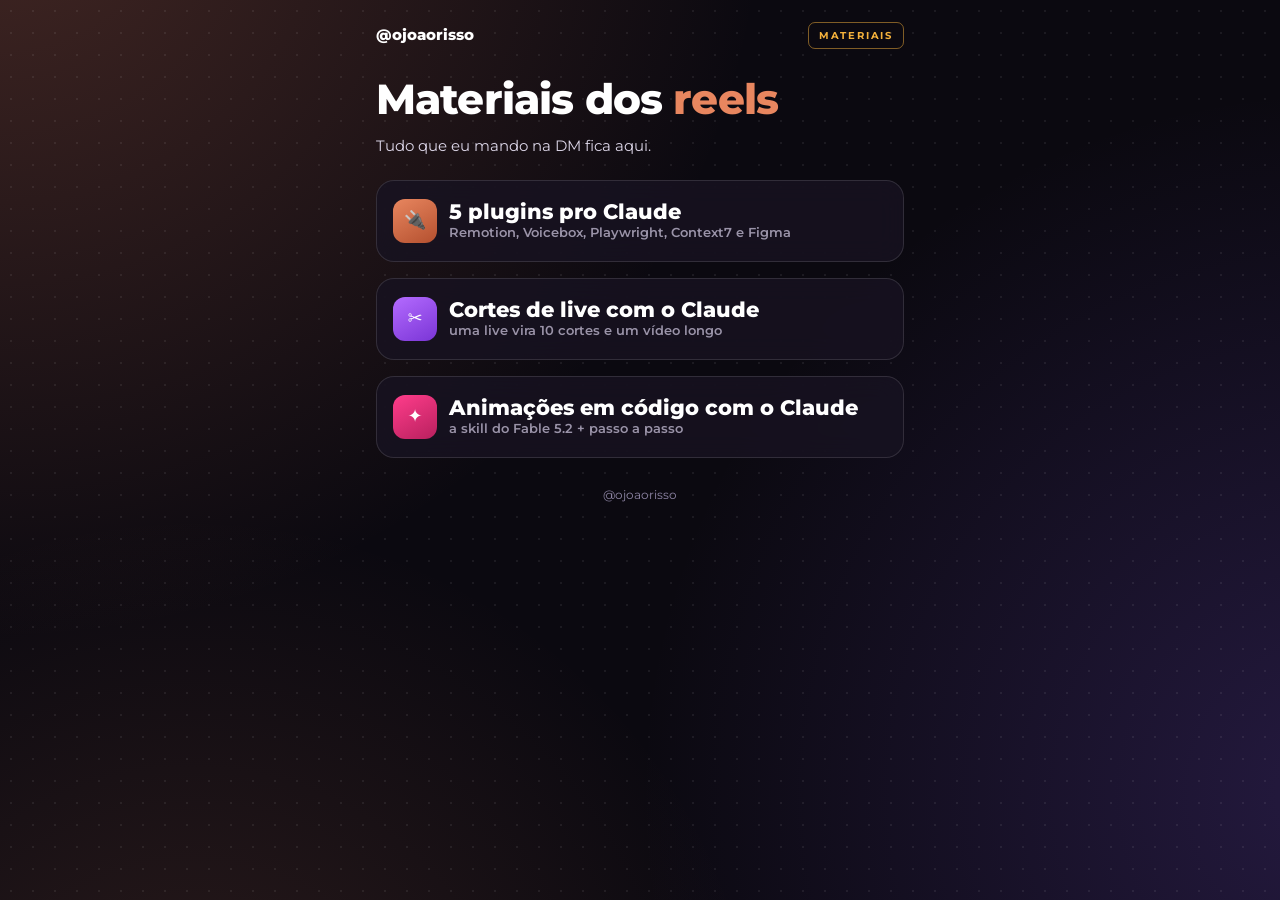
<file: index.html>
<!doctype html>
<html lang="pt-BR"><head><meta charset="utf-8"><meta name="viewport" content="width=device-width,initial-scale=1">
<title>Materiais · @ojoaorisso</title><meta name="theme-color" content="#0b0910"><link rel="stylesheet" href="assets/style.css"></head>
<body><div class="aurora"><i class="b1"></i><i class="b2"></i><i class="b3"></i></div>
<main class="wrap"><header class="top"><a class="handle" href="https://instagram.com/ojoaorisso">@ojoaorisso</a><span class="chip">Materiais</span></header>
<h1>Materiais dos <em>reels</em></h1><p class="intro">Tudo que eu mando na DM fica aqui.</p>
<a class="item" href="plugins/" style="display:block;text-decoration:none;color:#fff"><div class="hd"><div class="ic" style="background:linear-gradient(150deg,#E8865F,#b4502f)">🔌</div><h2>5 plugins pro Claude<small>Remotion, Voicebox, Playwright, Context7 e Figma</small></h2></div></a>
<a class="item" href="cortes/" style="display:block;text-decoration:none;color:#fff"><div class="hd"><div class="ic" style="background:linear-gradient(150deg,#b46bff,#7a35d6)">✂</div><h2>Cortes de live com o Claude<small>uma live vira 10 cortes e um vídeo longo</small></h2></div></a>
<a class="item" href="fable/" style="display:block;text-decoration:none;color:#fff"><div class="hd"><div class="ic" style="background:linear-gradient(150deg,#ff3d8b,#b8205e)">✦</div><h2>Animações em código com o Claude<small>a skill do Fable 5.2 + passo a passo</small></h2></div></a>
<footer class="ft">@ojoaorisso</footer></main></body></html>
</file>
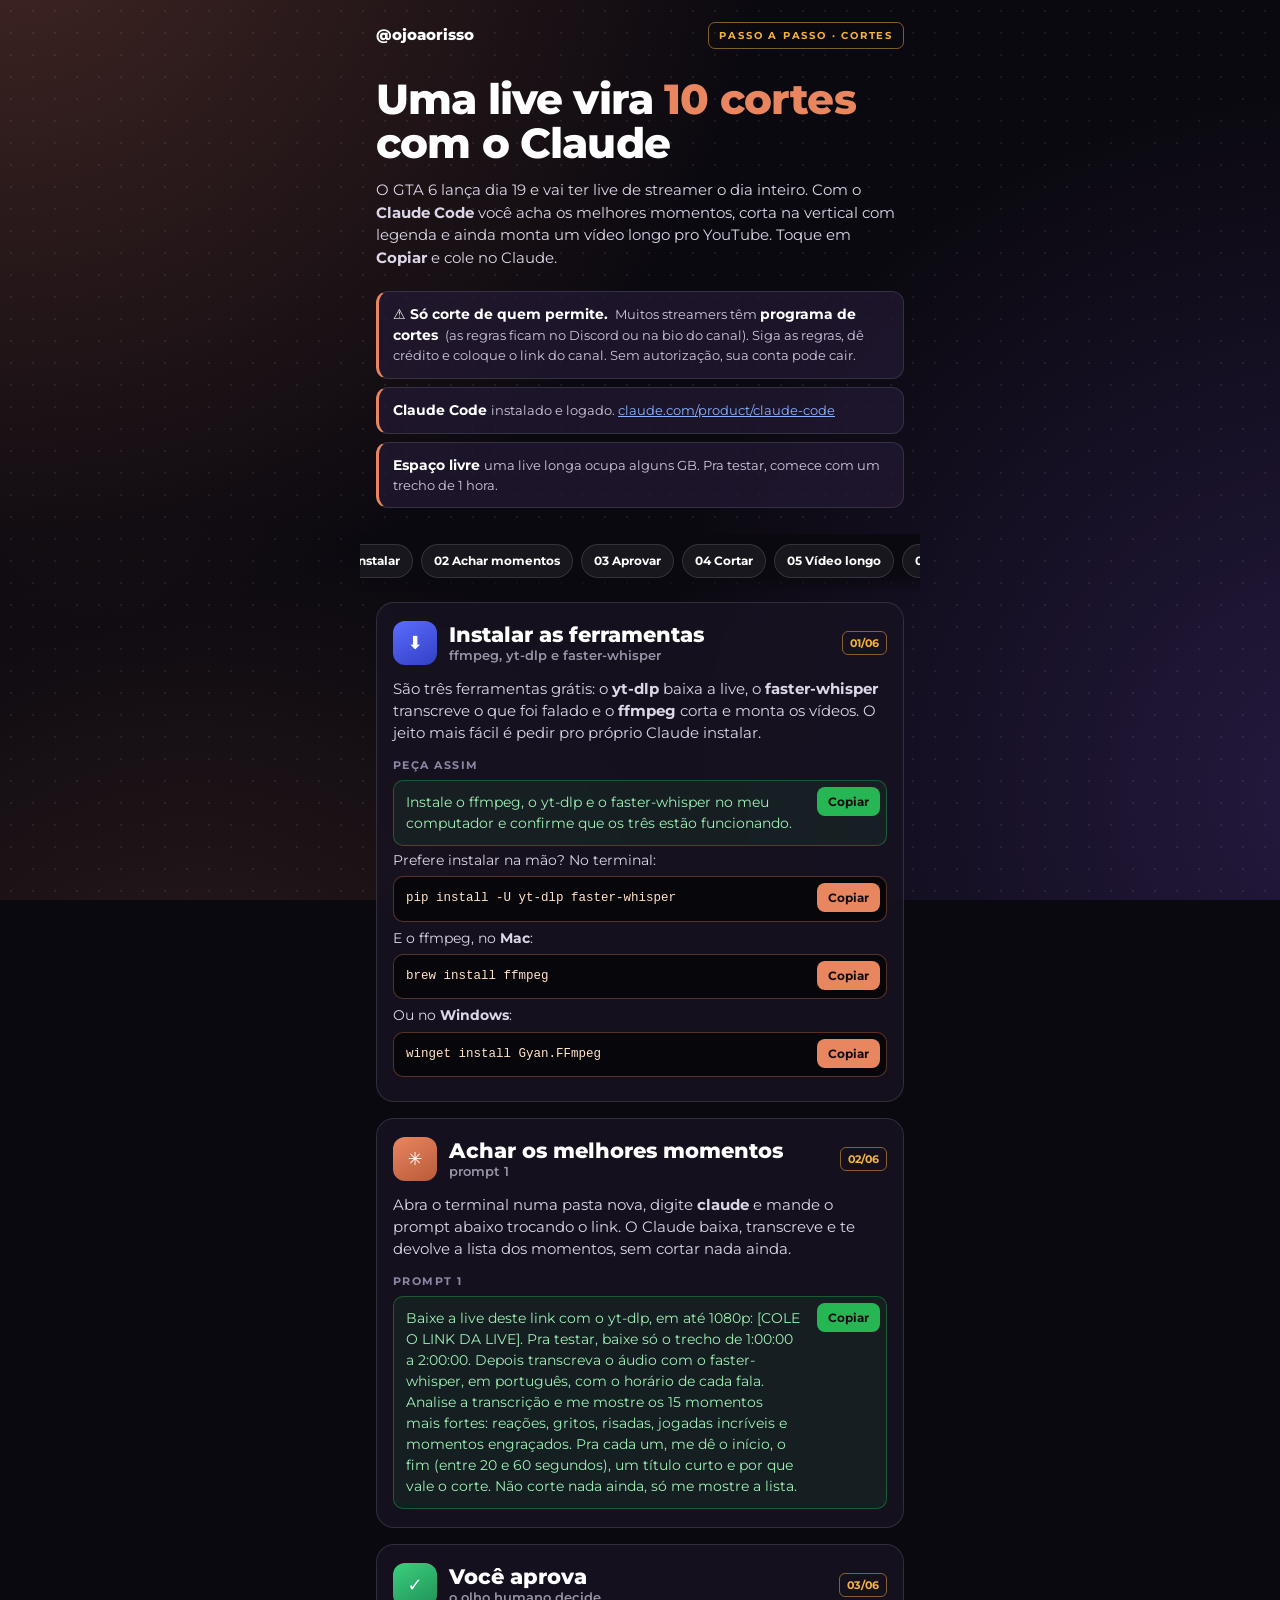
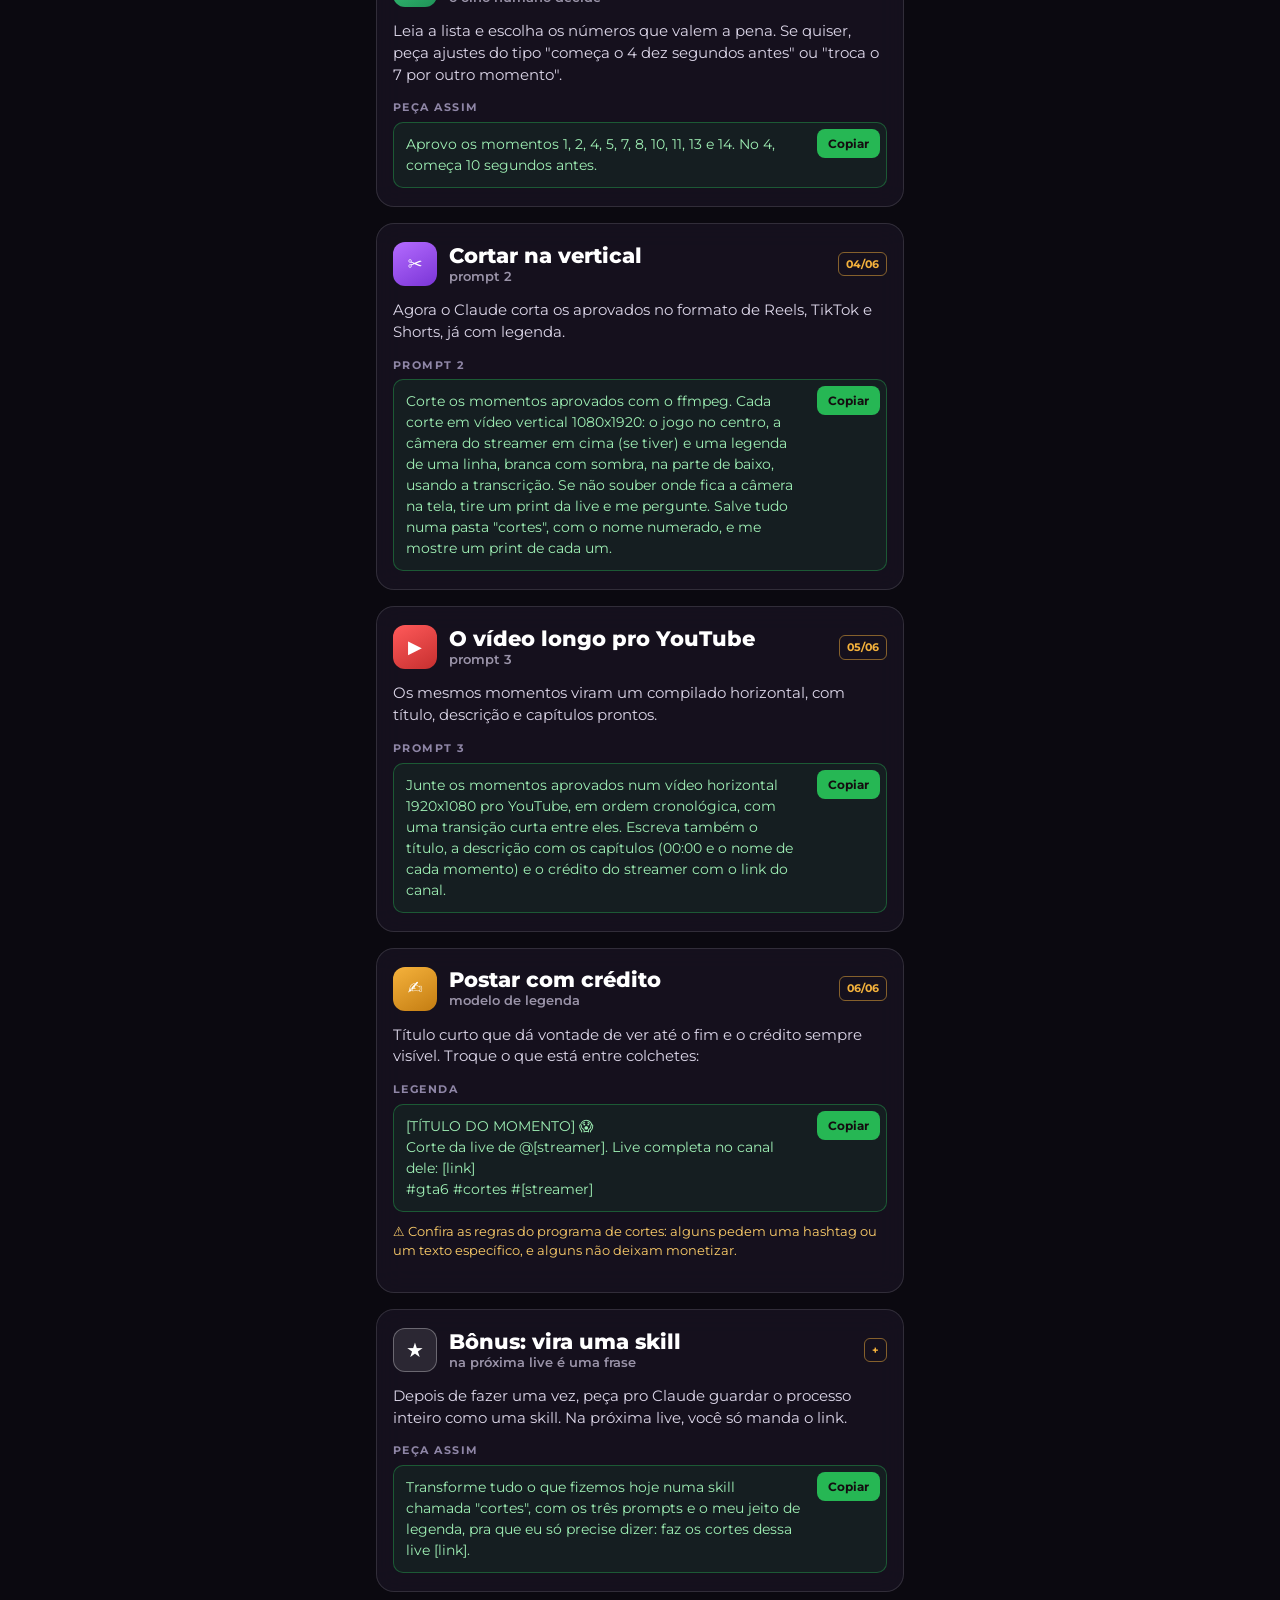
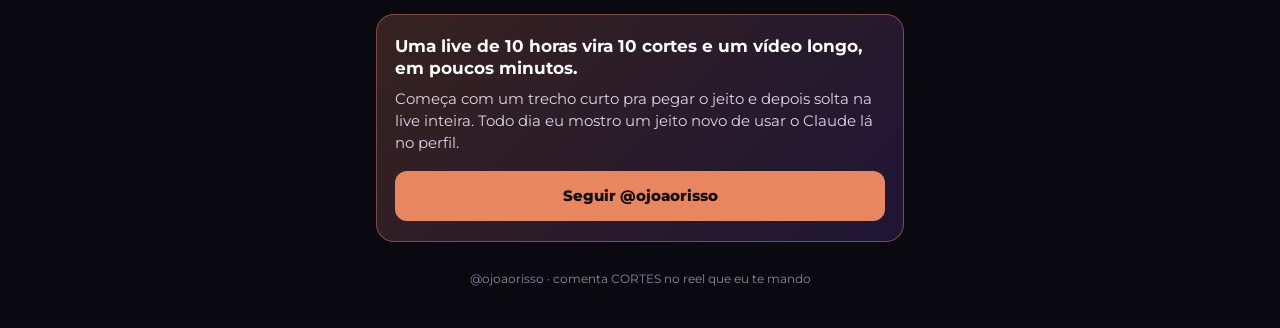
<file: cortes/index.html>
<!doctype html>
<html lang="pt-BR">
<head>
<meta charset="utf-8">
<meta name="viewport" content="width=device-width,initial-scale=1,viewport-fit=cover">
<title>Cortes de live com o Claude · @ojoaorisso</title>
<meta name="description" content="Passo a passo pra transformar uma live em 10 cortes verticais e um vídeo longo usando o Claude Code.">
<meta property="og:title" content="Cortes de live com o Claude">
<meta property="og:description" content="Uma live vira 10 vídeos curtos e um vídeo longo pro YouTube: o passo a passo com os prompts prontos.">
<meta property="og:type" content="article">
<meta name="theme-color" content="#0b0910">
<link rel="preload" href="../assets/fonts/mont-latin.woff2" as="font" type="font/woff2" crossorigin>
<link rel="stylesheet" href="../assets/style.css">
</head>
<body>
<div class="aurora"><i class="b1"></i><i class="b2"></i><i class="b3"></i></div>
<main class="wrap">
 <header class="top"><a class="handle" href="https://instagram.com/ojoaorisso">@ojoaorisso</a><span class="chip">Passo a passo · Cortes</span></header>

 <h1>Uma live vira <em>10 cortes</em> com o Claude</h1>
 <p class="intro">O GTA 6 lança dia 19 e vai ter live de streamer o dia inteiro. Com o <b>Claude Code</b> você acha os melhores momentos, corta na vertical com legenda e ainda monta um vídeo longo pro YouTube. Toque em <b>Copiar</b> e cole no Claude.</p>

 <div class="req">
  <div><b>⚠ Só corte de quem permite.</b> Muitos streamers têm <b>programa de cortes</b> (as regras ficam no Discord ou na bio do canal). Siga as regras, dê crédito e coloque o link do canal. Sem autorização, sua conta pode cair.</div>
  <div><b>Claude Code</b>instalado e logado. <a href="https://claude.com/product/claude-code" target="_blank" rel="noopener">claude.com/product/claude-code</a></div>
  <div><b>Espaço livre</b>uma live longa ocupa alguns GB. Pra testar, comece com um trecho de 1 hora.</div>
 </div>

 <nav class="toc">
  <a href="#instalar">01 Instalar</a><a href="#momentos">02 Achar momentos</a><a href="#aprovar">03 Aprovar</a><a href="#cortar">04 Cortar</a><a href="#longo">05 Vídeo longo</a><a href="#postar">06 Postar</a><a href="#skill">Bônus</a>
 </nav>

 <section class="item" id="instalar">
  <div class="hd"><div class="ic" style="background:linear-gradient(150deg,#5b6cff,#3340c4)">⬇</div><h2>Instalar as ferramentas<small>ffmpeg, yt-dlp e faster-whisper</small></h2><span class="num">01/06</span></div>
  <p class="ds">São três ferramentas grátis: o <b>yt-dlp</b> baixa a live, o <b>faster-whisper</b> transcreve o que foi falado e o <b>ffmpeg</b> corta e monta os vídeos. O jeito mais fácil é pedir pro próprio Claude instalar.</p>
  <div class="lb">Peça assim</div>
  <div class="ask"><p>Instale o ffmpeg, o yt-dlp e o faster-whisper no meu computador e confirme que os três estão funcionando.</p></div>
  <p class="step">Prefere instalar na mão? No terminal:</p>
  <div class="code" data-copy="pip install -U yt-dlp faster-whisper"><pre>pip install -U yt-dlp faster-whisper</pre></div>
  <p class="step">E o ffmpeg, no <b>Mac</b>:</p>
  <div class="code"><pre>brew install ffmpeg</pre></div>
  <p class="step">Ou no <b>Windows</b>:</p>
  <div class="code"><pre>winget install Gyan.FFmpeg</pre></div>
 </section>

 <section class="item" id="momentos">
  <div class="hd"><div class="ic" style="background:linear-gradient(150deg,#e8865f,#b85a3a)">✳</div><h2>Achar os melhores momentos<small>prompt 1</small></h2><span class="num">02/06</span></div>
  <p class="ds">Abra o terminal numa pasta nova, digite <b>claude</b> e mande o prompt abaixo trocando o link. O Claude baixa, transcreve e te devolve a lista dos momentos, sem cortar nada ainda.</p>
  <div class="lb">Prompt 1</div>
  <div class="ask"><p>Baixe a live deste link com o yt-dlp, em até 1080p: [COLE O LINK DA LIVE]. Pra testar, baixe só o trecho de 1:00:00 a 2:00:00. Depois transcreva o áudio com o faster-whisper, em português, com o horário de cada fala. Analise a transcrição e me mostre os 15 momentos mais fortes: reações, gritos, risadas, jogadas incríveis e momentos engraçados. Pra cada um, me dê o início, o fim (entre 20 e 60 segundos), um título curto e por que vale o corte. Não corte nada ainda, só me mostre a lista.</p></div>
 </section>

 <section class="item" id="aprovar">
  <div class="hd"><div class="ic" style="background:linear-gradient(150deg,#3ccf7e,#1f9157)">✓</div><h2>Você aprova<small>o olho humano decide</small></h2><span class="num">03/06</span></div>
  <p class="ds">Leia a lista e escolha os números que valem a pena. Se quiser, peça ajustes do tipo "começa o 4 dez segundos antes" ou "troca o 7 por outro momento".</p>
  <div class="lb">Peça assim</div>
  <div class="ask"><p>Aprovo os momentos 1, 2, 4, 5, 7, 8, 10, 11, 13 e 14. No 4, começa 10 segundos antes.</p></div>
 </section>

 <section class="item" id="cortar">
  <div class="hd"><div class="ic" style="background:linear-gradient(150deg,#b46bff,#7a35d6)">✂</div><h2>Cortar na vertical<small>prompt 2</small></h2><span class="num">04/06</span></div>
  <p class="ds">Agora o Claude corta os aprovados no formato de Reels, TikTok e Shorts, já com legenda.</p>
  <div class="lb">Prompt 2</div>
  <div class="ask"><p>Corte os momentos aprovados com o ffmpeg. Cada corte em vídeo vertical 1080x1920: o jogo no centro, a câmera do streamer em cima (se tiver) e uma legenda de uma linha, branca com sombra, na parte de baixo, usando a transcrição. Se não souber onde fica a câmera na tela, tire um print da live e me pergunte. Salve tudo numa pasta "cortes", com o nome numerado, e me mostre um print de cada um.</p></div>
 </section>

 <section class="item" id="longo">
  <div class="hd"><div class="ic" style="background:linear-gradient(150deg,#ff5a5a,#c62f2f)">▶</div><h2>O vídeo longo pro YouTube<small>prompt 3</small></h2><span class="num">05/06</span></div>
  <p class="ds">Os mesmos momentos viram um compilado horizontal, com título, descrição e capítulos prontos.</p>
  <div class="lb">Prompt 3</div>
  <div class="ask"><p>Junte os momentos aprovados num vídeo horizontal 1920x1080 pro YouTube, em ordem cronológica, com uma transição curta entre eles. Escreva também o título, a descrição com os capítulos (00:00 e o nome de cada momento) e o crédito do streamer com o link do canal.</p></div>
 </section>

 <section class="item" id="postar">
  <div class="hd"><div class="ic" style="background:linear-gradient(150deg,#f5b23c,#c47d12)">✍</div><h2>Postar com crédito<small>modelo de legenda</small></h2><span class="num">06/06</span></div>
  <p class="ds">Título curto que dá vontade de ver até o fim e o crédito sempre visível. Troque o que está entre colchetes:</p>
  <div class="lb">Legenda</div>
  <div class="ask"><p style="white-space:pre-line">[TÍTULO DO MOMENTO] 😱
Corte da live de @[streamer]. Live completa no canal dele: [link]
#gta6 #cortes #[streamer]</p></div>
  <p class="warn">⚠ Confira as regras do programa de cortes: alguns pedem uma hashtag ou um texto específico, e alguns não deixam monetizar.</p>
 </section>

 <section class="item" id="skill">
  <div class="hd"><div class="ic" style="background:#2b2733;border:1px solid rgba(255,255,255,.3);font-size:20px">★</div><h2>Bônus: vira uma skill<small>na próxima live é uma frase</small></h2><span class="num">+</span></div>
  <p class="ds">Depois de fazer uma vez, peça pro Claude guardar o processo inteiro como uma skill. Na próxima live, você só manda o link.</p>
  <div class="lb">Peça assim</div>
  <div class="ask"><p>Transforme tudo o que fizemos hoje numa skill chamada "cortes", com os três prompts e o meu jeito de legenda, pra que eu só precise dizer: faz os cortes dessa live [link].</p></div>
 </section>

 <div class="end">
  <b>Uma live de 10 horas vira 10 cortes e um vídeo longo, em poucos minutos.</b>
  <p>Começa com um trecho curto pra pegar o jeito e depois solta na live inteira. Todo dia eu mostro um jeito novo de usar o Claude lá no perfil.</p>
  <a class="btn" href="https://instagram.com/ojoaorisso" target="_blank" rel="noopener">Seguir @ojoaorisso</a>
 </div>
 <footer class="ft">@ojoaorisso · comenta CORTES no reel que eu te mando</footer>
</main>
<script src="../assets/app.js"></script>
</body>
</html>
</file>
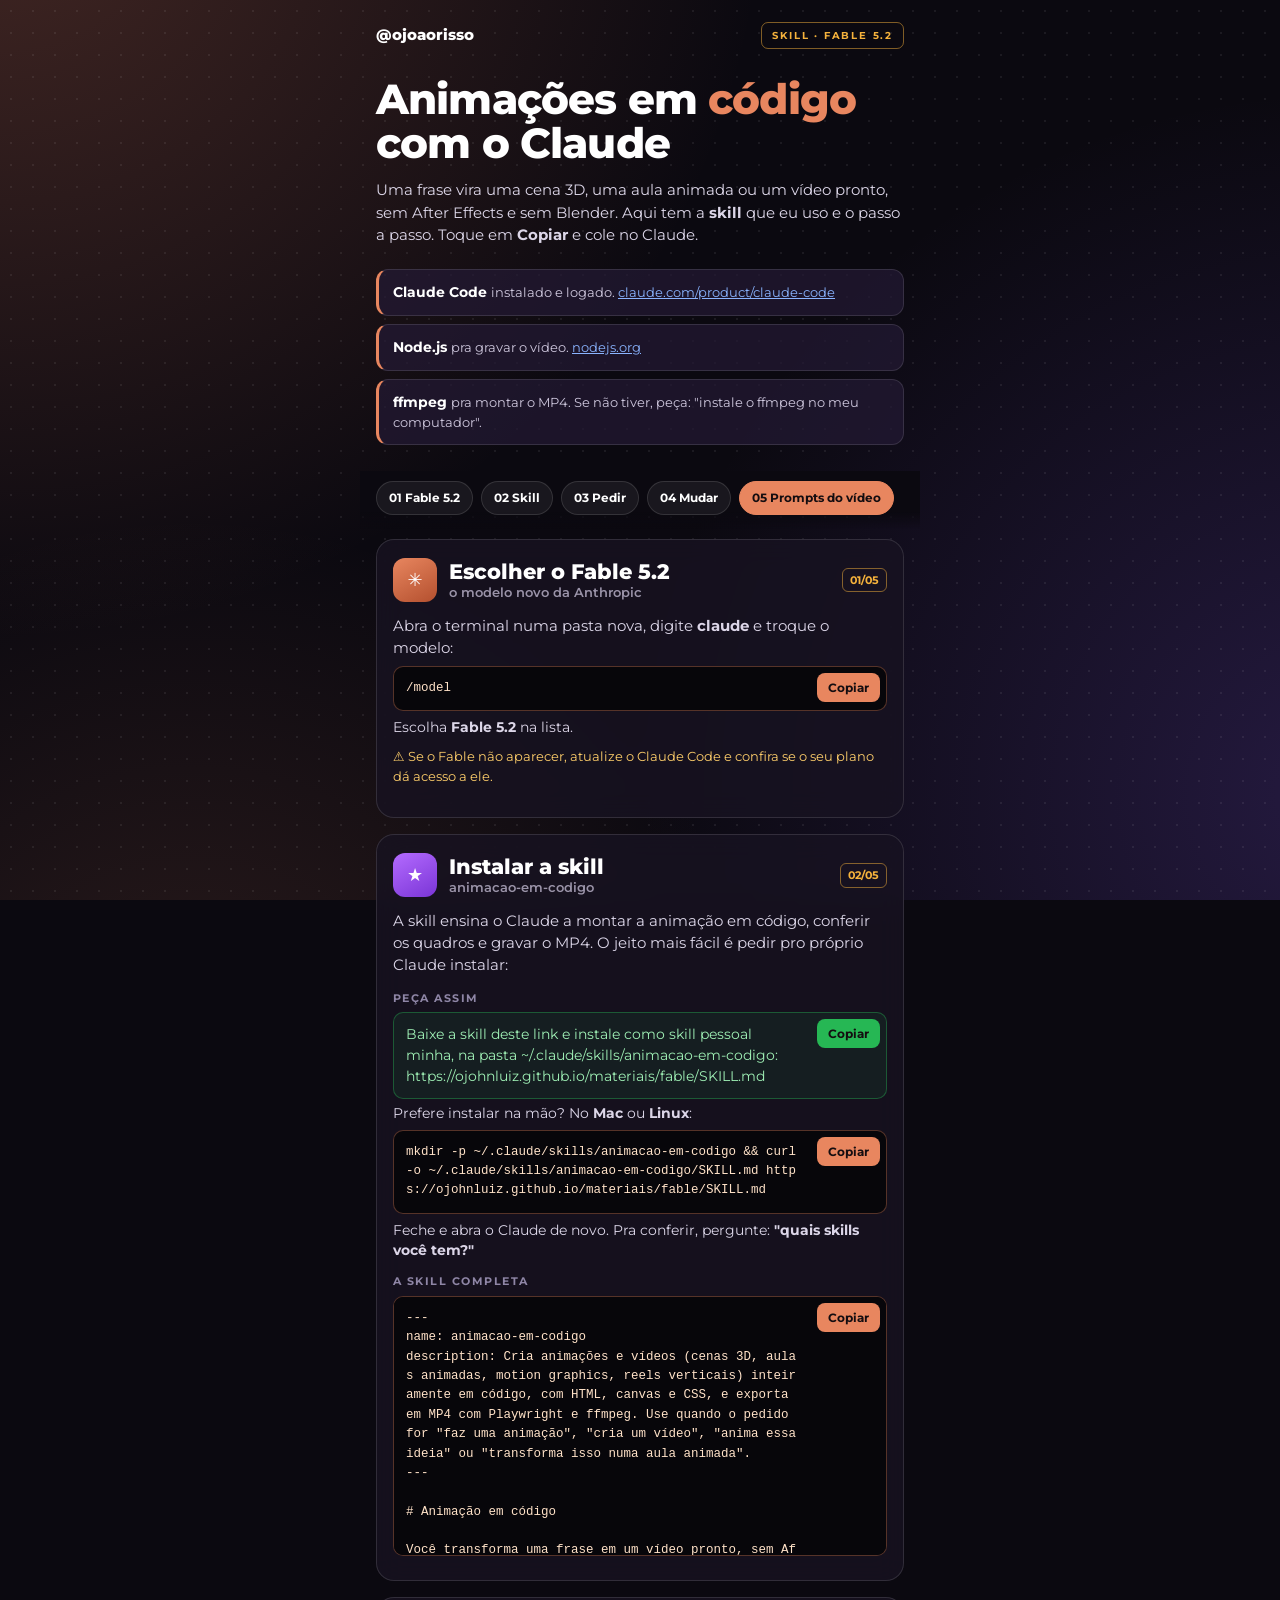
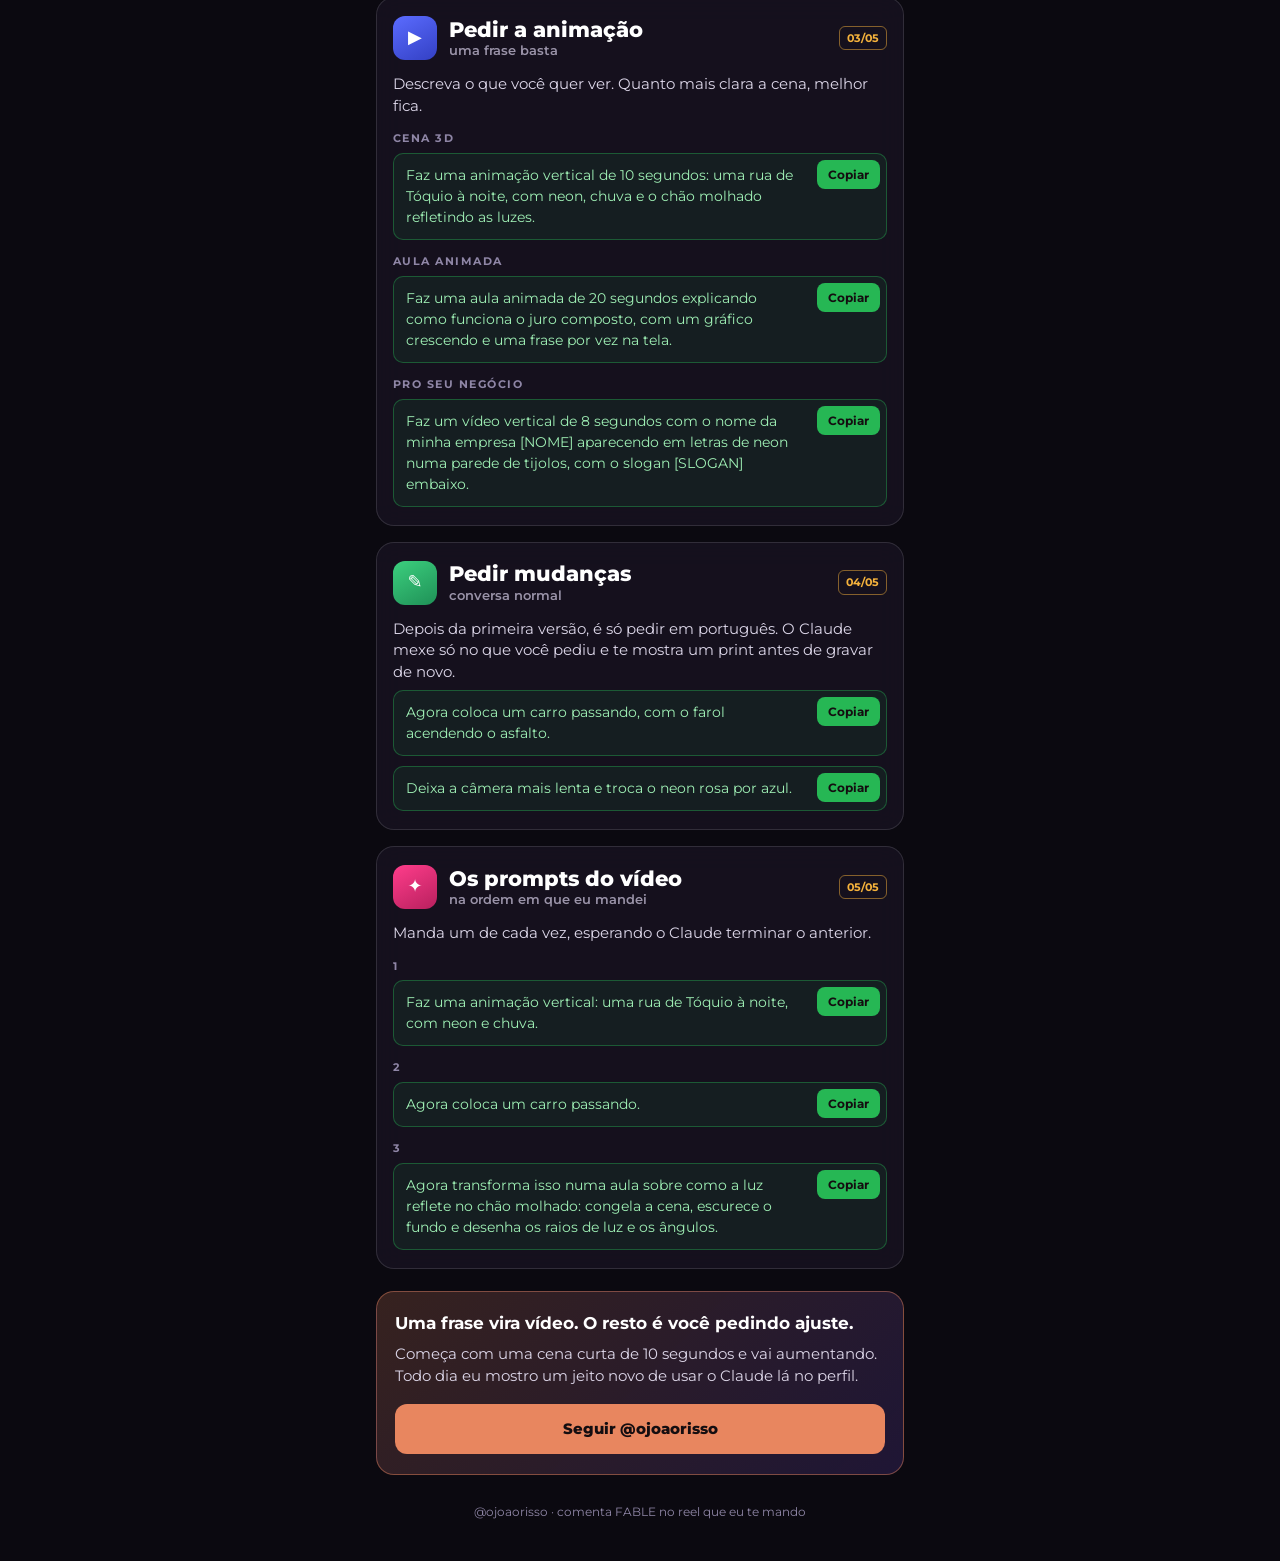
<file: fable/index.html>
<!doctype html>
<html lang="pt-BR">
<head>
<meta charset="utf-8">
<meta name="viewport" content="width=device-width,initial-scale=1,viewport-fit=cover">
<title>Animações em código com o Claude · @ojoaorisso</title>
<meta name="description" content="A skill que transforma uma frase em animação 3D, aula animada ou vídeo, tudo em código, com o Claude Fable 5.2.">
<meta property="og:title" content="Animações em código com o Claude">
<meta property="og:description" content="A skill + o passo a passo pra criar animações e vídeos só pedindo pro Claude.">
<meta property="og:type" content="article">
<meta name="theme-color" content="#0b0910">
<link rel="preload" href="../assets/fonts/mont-latin.woff2" as="font" type="font/woff2" crossorigin>
<link rel="stylesheet" href="../assets/style.css">
</head>
<body>
<div class="aurora"><i class="b1"></i><i class="b2"></i><i class="b3"></i></div>
<main class="wrap">
 <header class="top"><a class="handle" href="https://instagram.com/ojoaorisso">@ojoaorisso</a><span class="chip">Skill · Fable 5.2</span></header>

 <h1>Animações em <em>código</em> com o Claude</h1>
 <p class="intro">Uma frase vira uma cena 3D, uma aula animada ou um vídeo pronto, sem After Effects e sem Blender. Aqui tem a <b>skill</b> que eu uso e o passo a passo. Toque em <b>Copiar</b> e cole no Claude.</p>

 <div class="req">
  <div><b>Claude Code</b>instalado e logado. <a href="https://claude.com/product/claude-code" target="_blank" rel="noopener">claude.com/product/claude-code</a></div>
  <div><b>Node.js</b>pra gravar o vídeo. <a href="https://nodejs.org" target="_blank" rel="noopener">nodejs.org</a></div>
  <div><b>ffmpeg</b>pra montar o MP4. Se não tiver, peça: "instale o ffmpeg no meu computador".</div>
 </div>

 <nav class="toc">
  <a href="#modelo">01 Fable 5.2</a><a href="#skill">02 Skill</a><a href="#pedir">03 Pedir</a><a href="#mudar">04 Mudar</a><a href="#video">05 Prompts do vídeo</a>
 </nav>

 <section class="item" id="modelo">
  <div class="hd"><div class="ic" style="background:linear-gradient(150deg,#E8865F,#b4502f)">✳</div><h2>Escolher o Fable 5.2<small>o modelo novo da Anthropic</small></h2><span class="num">01/05</span></div>
  <p class="ds">Abra o terminal numa pasta nova, digite <b>claude</b> e troque o modelo:</p>
  <div class="code"><pre>/model</pre></div>
  <p class="step">Escolha <b>Fable 5.2</b> na lista.</p>
  <p class="warn">⚠ Se o Fable não aparecer, atualize o Claude Code e confira se o seu plano dá acesso a ele.</p>
 </section>

 <section class="item" id="skill">
  <div class="hd"><div class="ic" style="background:linear-gradient(150deg,#b46bff,#7a35d6)">★</div><h2>Instalar a skill<small>animacao-em-codigo</small></h2><span class="num">02/05</span></div>
  <p class="ds">A skill ensina o Claude a montar a animação em código, conferir os quadros e gravar o MP4. O jeito mais fácil é pedir pro próprio Claude instalar:</p>
  <div class="lb">Peça assim</div>
  <div class="ask"><p>Baixe a skill deste link e instale como skill pessoal minha, na pasta ~/.claude/skills/animacao-em-codigo: https://ojohnluiz.github.io/materiais/fable/SKILL.md</p></div>
  <p class="step">Prefere instalar na mão? No <b>Mac</b> ou <b>Linux</b>:</p>
  <div class="code"><pre>mkdir -p ~/.claude/skills/animacao-em-codigo && curl -o ~/.claude/skills/animacao-em-codigo/SKILL.md https://ojohnluiz.github.io/materiais/fable/SKILL.md</pre></div>
  <p class="step">Feche e abra o Claude de novo. Pra conferir, pergunte: <b>"quais skills você tem?"</b></p>
  <div class="lb">A skill completa</div>
  <div class="code"><pre style="max-height:260px;overflow:auto">---
name: animacao-em-codigo
description: Cria animações e vídeos (cenas 3D, aulas animadas, motion graphics, reels verticais) inteiramente em código, com HTML, canvas e CSS, e exporta em MP4 com Playwright e ffmpeg. Use quando o pedido for &quot;faz uma animação&quot;, &quot;cria um vídeo&quot;, &quot;anima essa ideia&quot; ou &quot;transforma isso numa aula animada&quot;.
---

# Animação em código

Você transforma uma frase em um vídeo pronto, sem After Effects e sem Blender. Tudo é uma página HTML que desenha cada quadro a partir do tempo `t`, e um script grava os quadros e monta o MP4.

## 1. Entenda o pedido (no máximo 2 perguntas)

Se faltar, pergunte só:
- Formato: vertical 1080x1920 (Reels/TikTok/Shorts, padrão) ou horizontal 1920x1080 (YouTube).
- Duração: o padrão é 10 segundos.

Se o pedido for claro, não pergunte nada e comece.

## 2. Planeje as cenas antes do código

Escreva uma lista curta, com o tempo de cada cena, por exemplo:
- 0–3s: a cidade aparece em linhas e vai acendendo.
- 3–7s: câmera anda pela rua, chuva e neon refletindo no chão.
- 7–10s: um carro passa com o farol acendendo o asfalto.

Mostre a lista e siga, a menos que a pessoa queira mudar.

## 3. Construa a animação (regras)

Crie a pasta `animacao/` com `index.html`, `render.js` e `README.md`.

O `index.html`:
- Tem o tamanho exato do vídeo (`width`/`height` no body e no canvas).
- Expõe `window.TOTAL` (duração em segundos) e `window.render(t)`, que desenha o quadro do tempo `t`.
- **Não usa** `requestAnimationFrame`, `Date.now()`, `Math.random()` solto nem transições CSS automáticas. Tudo depende só de `t`. Para aleatoriedade, use um gerador com semente fixa (ex.: `let s=7; const rnd=()=&gt;(s=s*16807%2147483647)/2147483647;`).
- Inclui um modo de pré-visualização: se a URL tiver `?play`, roda `render` em loop com o relógio, só para olhar no navegador.

Técnicas que deixam bonito:
- **3D sem biblioteca**: projeção em perspectiva `x&#x27; = cx + f*x/z`, `y&#x27; = cy - f*(y-alturaCamera)/z`; desenhe do mais longe para o mais perto.
- **Neon**: `ctx.shadowBlur` + `ctx.shadowColor` com a cor do letreiro, e `globalCompositeOperation=&#x27;lighter&#x27;` para o brilho somar.
- **Chão molhado**: desenhe as luzes de novo espelhadas (`y → -y`) num canvas separado, aplique `filter=&#x27;blur(6px)&#x27;` e cole por cima do chão algumas vezes, um pouco deslocado para baixo.
- **Chuva**: centenas de riscos finos cuja posição vem de `(y0 + velocidade*t) % altura`.
- **Neblina**: misture a cor de cada objeto com a cor do céu conforme a distância.
- **Movimento**: use easing (`easeOutCubic`, `easeInOutCubic`), nunca movimento linear em textos e cards.
- **Texto na tela**: uma linha por vez, fonte grossa, sombra escura, sempre a pelo menos 60px da borda.
- **Aula animada**: congele a cena, escureça o fundo e desenhe setas, ângulos e rótulos por cima, um de cada vez.

## 4. Grave o vídeo

`render.js` (Node + Playwright):

```js
const { chromium } = require(&#x27;playwright&#x27;);
(async () =&gt; {
  const b = await chromium.launch();
  const p = await b.newPage({ viewport: { width: 1080, height: 1920 } });
  await p.goto(&#x27;file://&#x27; + __dirname + &#x27;/index.html&#x27;);
  await p.evaluate(() =&gt; document.fonts.ready);
  const total = await p.evaluate(() =&gt; TOTAL), fps = 30;
  require(&#x27;fs&#x27;).mkdirSync(__dirname + &#x27;/frames&#x27;, { recursive: true });
  for (let i = 0; i &lt; Math.ceil(total * fps); i++) {
    await p.evaluate(t =&gt; render(t), i / fps);
    await p.screenshot({ path: `${__dirname}/frames/${String(i).padStart(5, &#x27;0&#x27;)}.jpg`, type: &#x27;jpeg&#x27;, quality: 92 });
  }
  await b.close();
})();
```

Depois:

```bash
npm i playwright &amp;&amp; npx playwright install chromium
node render.js
ffmpeg -y -framerate 30 -i frames/%05d.jpg -c:v libx264 -crf 18 -pix_fmt yuv420p video.mp4
```

Se a pessoa mandar um áudio (narração ou música), junte com `-i audio.m4a -c:a aac -shortest`.

## 5. Confira antes de entregar

- Tire 4 ou 5 prints em tempos diferentes (`render(t)` + screenshot) e olhe: texto cortado, coisa sobrando na borda, cena vazia.
- Corrija e só então grave o vídeo inteiro.
- Entregue o `video.mp4` e diga em uma frase como mudar algo (ex.: &quot;troque a cor do neon na linha 12&quot;).

## 6. Pedidos de mudança

&quot;Coloca um carro passando&quot;, &quot;deixa mais lento&quot;, &quot;muda pra aula&quot;: altere só o que foi pedido, mostre um print do quadro novo e grave de novo.
</pre></div>
 </section>

 <section class="item" id="pedir">
  <div class="hd"><div class="ic" style="background:linear-gradient(150deg,#5b6cff,#3340c4)">▶</div><h2>Pedir a animação<small>uma frase basta</small></h2><span class="num">03/05</span></div>
  <p class="ds">Descreva o que você quer ver. Quanto mais clara a cena, melhor fica.</p>
  <div class="lb">Cena 3D</div>
  <div class="ask"><p>Faz uma animação vertical de 10 segundos: uma rua de Tóquio à noite, com neon, chuva e o chão molhado refletindo as luzes.</p></div>
  <div class="lb">Aula animada</div>
  <div class="ask"><p>Faz uma aula animada de 20 segundos explicando como funciona o juro composto, com um gráfico crescendo e uma frase por vez na tela.</p></div>
  <div class="lb">Pro seu negócio</div>
  <div class="ask"><p>Faz um vídeo vertical de 8 segundos com o nome da minha empresa [NOME] aparecendo em letras de neon numa parede de tijolos, com o slogan [SLOGAN] embaixo.</p></div>
 </section>

 <section class="item" id="mudar">
  <div class="hd"><div class="ic" style="background:linear-gradient(150deg,#3ccf7e,#1f9157)">✎</div><h2>Pedir mudanças<small>conversa normal</small></h2><span class="num">04/05</span></div>
  <p class="ds">Depois da primeira versão, é só pedir em português. O Claude mexe só no que você pediu e te mostra um print antes de gravar de novo.</p>
  <div class="ask"><p>Agora coloca um carro passando, com o farol acendendo o asfalto.</p></div>
  <div class="ask" style="margin-top:10px"><p>Deixa a câmera mais lenta e troca o neon rosa por azul.</p></div>
 </section>

 <section class="item" id="video">
  <div class="hd"><div class="ic" style="background:linear-gradient(150deg,#ff3d8b,#b8205e)">✦</div><h2>Os prompts do vídeo<small>na ordem em que eu mandei</small></h2><span class="num">05/05</span></div>
  <p class="ds">Manda um de cada vez, esperando o Claude terminar o anterior.</p>
  <div class="lb">1</div>
  <div class="ask"><p>Faz uma animação vertical: uma rua de Tóquio à noite, com neon e chuva.</p></div>
  <div class="lb">2</div>
  <div class="ask"><p>Agora coloca um carro passando.</p></div>
  <div class="lb">3</div>
  <div class="ask"><p>Agora transforma isso numa aula sobre como a luz reflete no chão molhado: congela a cena, escurece o fundo e desenha os raios de luz e os ângulos.</p></div>
 </section>

 <div class="end">
  <b>Uma frase vira vídeo. O resto é você pedindo ajuste.</b>
  <p>Começa com uma cena curta de 10 segundos e vai aumentando. Todo dia eu mostro um jeito novo de usar o Claude lá no perfil.</p>
  <a class="btn" href="https://instagram.com/ojoaorisso" target="_blank" rel="noopener">Seguir @ojoaorisso</a>
 </div>
 <footer class="ft">@ojoaorisso · comenta FABLE no reel que eu te mando</footer>
</main>
<script src="../assets/app.js"></script>
</body>
</html>
</file>
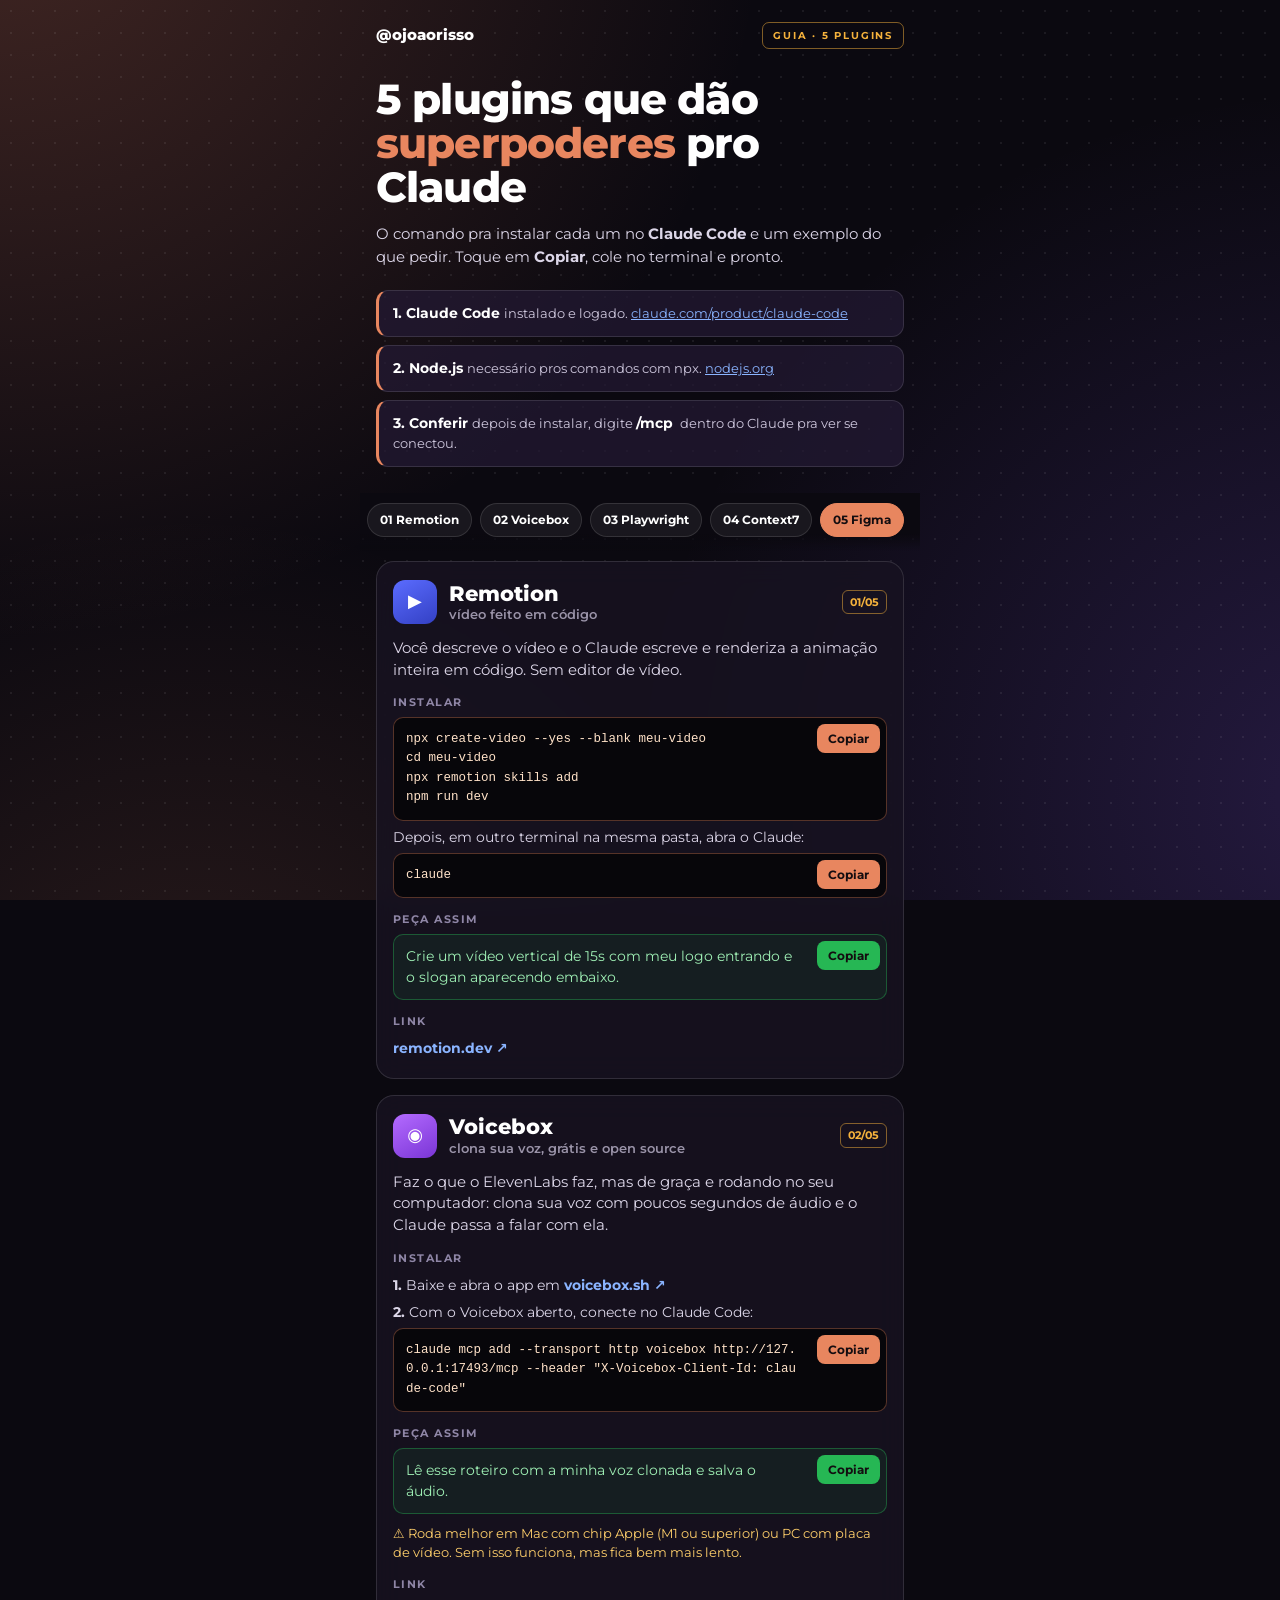
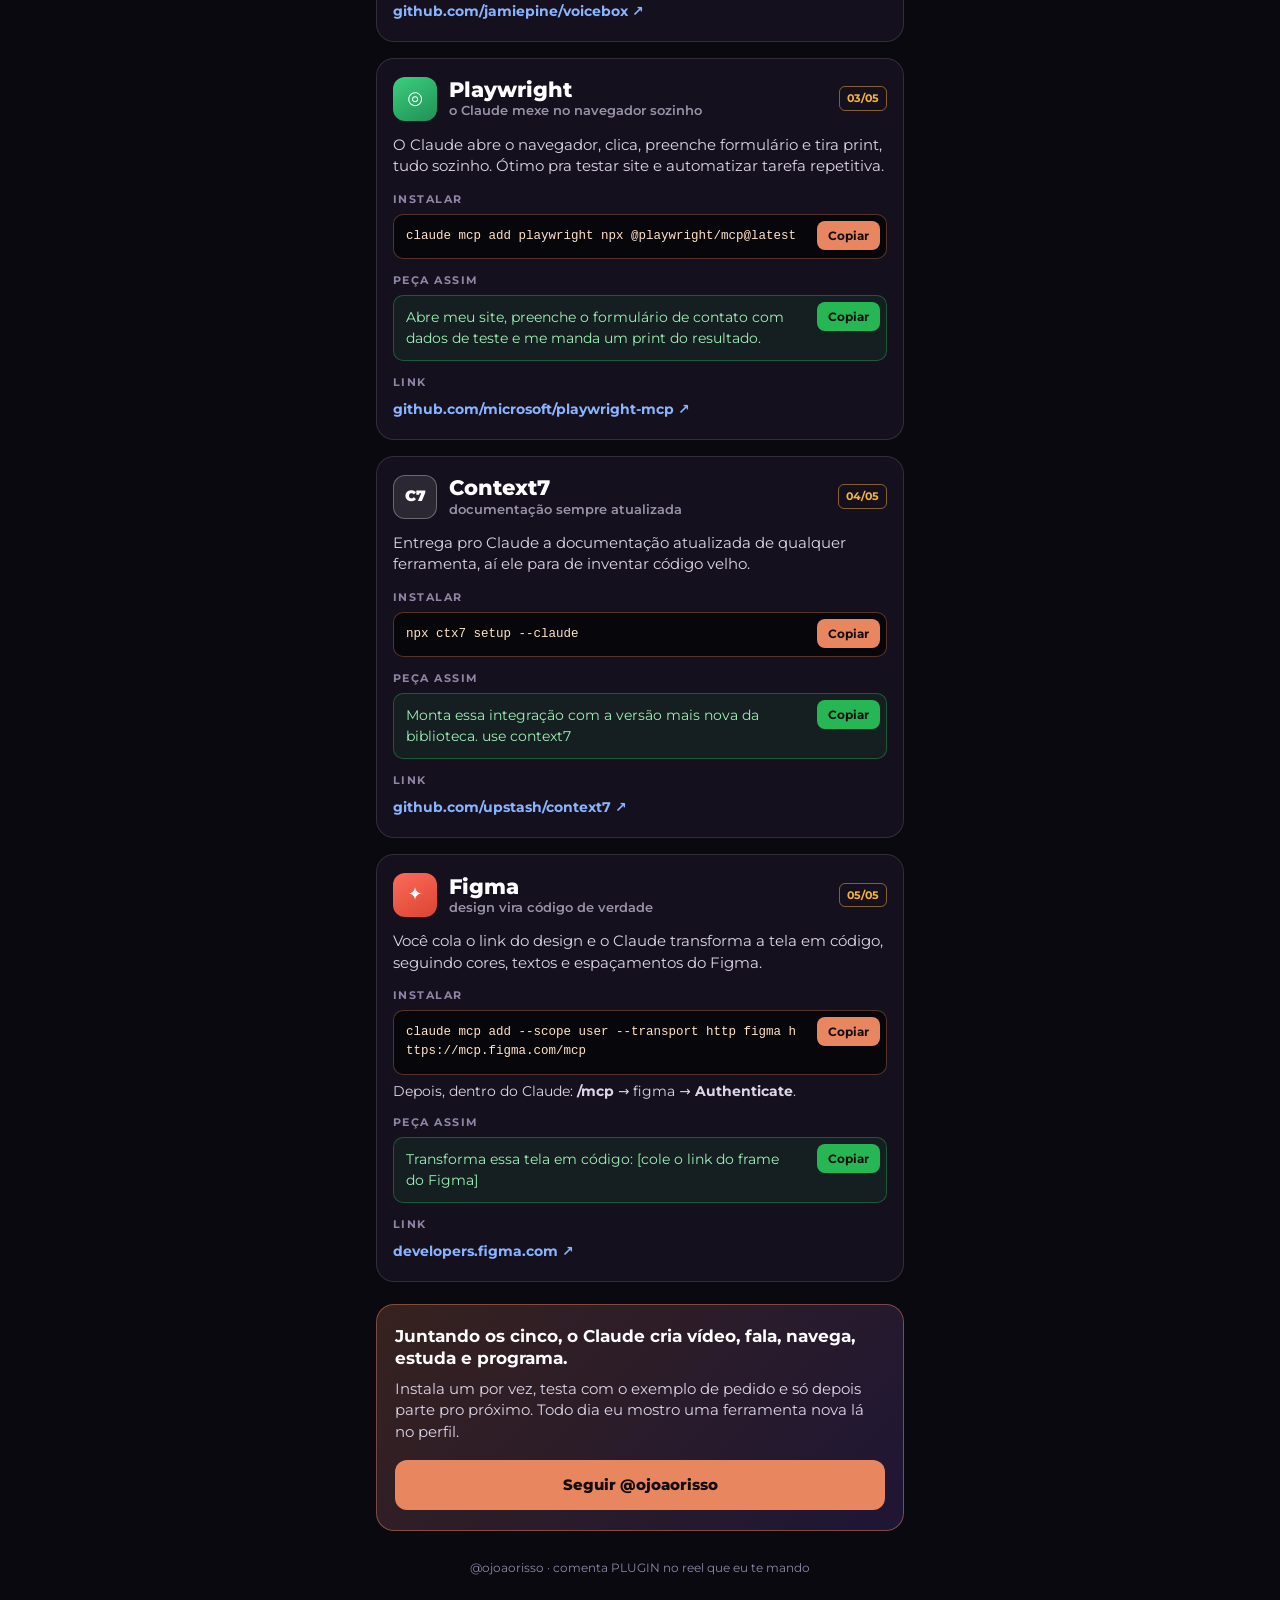
<file: plugins/index.html>
<!doctype html>
<html lang="pt-BR">
<head>
<meta charset="utf-8">
<meta name="viewport" content="width=device-width,initial-scale=1,viewport-fit=cover">
<title>5 plugins pro Claude · @ojoaorisso</title>
<meta name="description" content="Os 5 plugins que dão superpoderes pro Claude, com o comando pra instalar e um exemplo de pedido.">
<meta property="og:title" content="5 plugins que dão superpoderes pro Claude">
<meta property="og:description" content="Remotion, Voicebox, Playwright, Context7 e Figma: o passo a passo de cada um.">
<meta property="og:type" content="article">
<meta name="theme-color" content="#0b0910">
<link rel="preload" href="../assets/fonts/mont-latin.woff2" as="font" type="font/woff2" crossorigin>
<link rel="stylesheet" href="../assets/style.css">
</head>
<body>
<div class="aurora"><i class="b1"></i><i class="b2"></i><i class="b3"></i></div>
<main class="wrap">
 <header class="top"><a class="handle" href="https://instagram.com/ojoaorisso">@ojoaorisso</a><span class="chip">Guia · 5 plugins</span></header>

 <h1>5 plugins que dão <em>superpoderes</em> pro Claude</h1>
 <p class="intro">O comando pra instalar cada um no <b>Claude Code</b> e um exemplo do que pedir. Toque em <b>Copiar</b>, cole no terminal e pronto.</p>

 <div class="req">
  <div><b>1. Claude Code</b>instalado e logado. <a href="https://claude.com/product/claude-code" target="_blank" rel="noopener">claude.com/product/claude-code</a></div>
  <div><b>2. Node.js</b>necessário pros comandos com npx. <a href="https://nodejs.org" target="_blank" rel="noopener">nodejs.org</a></div>
  <div><b>3. Conferir</b>depois de instalar, digite <b>/mcp</b> dentro do Claude pra ver se conectou.</div>
 </div>

 <nav class="toc">
  <a href="#remotion">01 Remotion</a><a href="#voicebox">02 Voicebox</a><a href="#playwright">03 Playwright</a><a href="#context7">04 Context7</a><a href="#figma">05 Figma</a>
 </nav>

 <section class="item" id="remotion">
  <div class="hd"><div class="ic" style="background:linear-gradient(150deg,#5b6cff,#3340c4)">▶</div><h2>Remotion<small>vídeo feito em código</small></h2><span class="num">01/05</span></div>
  <p class="ds">Você descreve o vídeo e o Claude escreve e renderiza a animação inteira em código. Sem editor de vídeo.</p>
  <div class="lb">Instalar</div>
  <div class="code"><pre>npx create-video --yes --blank meu-video
cd meu-video
npx remotion skills add
npm run dev</pre></div>
  <p class="step">Depois, em outro terminal na mesma pasta, abra o Claude:</p>
  <div class="code"><pre>claude</pre></div>
  <div class="lb">Peça assim</div>
  <div class="ask"><p>Crie um vídeo vertical de 15s com meu logo entrando e o slogan aparecendo embaixo.</p></div>
  <div class="lb">Link</div>
  <a class="lk" href="https://www.remotion.dev/docs/ai/claude-code" target="_blank" rel="noopener">remotion.dev ↗</a>
 </section>

 <section class="item" id="voicebox">
  <div class="hd"><div class="ic" style="background:linear-gradient(150deg,#b46bff,#7a35d6)">◉</div><h2>Voicebox<small>clona sua voz, grátis e open source</small></h2><span class="num">02/05</span></div>
  <p class="ds">Faz o que o ElevenLabs faz, mas de graça e rodando no seu computador: clona sua voz com poucos segundos de áudio e o Claude passa a falar com ela.</p>
  <div class="lb">Instalar</div>
  <p class="step"><b>1.</b> Baixe e abra o app em <a class="lk" href="https://voicebox.sh" target="_blank" rel="noopener">voicebox.sh ↗</a></p>
  <p class="step"><b>2.</b> Com o Voicebox aberto, conecte no Claude Code:</p>
  <div class="code"><pre>claude mcp add --transport http voicebox http://127.0.0.1:17493/mcp --header "X-Voicebox-Client-Id: claude-code"</pre></div>
  <div class="lb">Peça assim</div>
  <div class="ask"><p>Lê esse roteiro com a minha voz clonada e salva o áudio.</p></div>
  <p class="warn">⚠ Roda melhor em Mac com chip Apple (M1 ou superior) ou PC com placa de vídeo. Sem isso funciona, mas fica bem mais lento.</p>
  <div class="lb">Link</div>
  <a class="lk" href="https://github.com/jamiepine/voicebox" target="_blank" rel="noopener">github.com/jamiepine/voicebox ↗</a>
 </section>

 <section class="item" id="playwright">
  <div class="hd"><div class="ic" style="background:linear-gradient(150deg,#3ccf7e,#1f9157)">◎</div><h2>Playwright<small>o Claude mexe no navegador sozinho</small></h2><span class="num">03/05</span></div>
  <p class="ds">O Claude abre o navegador, clica, preenche formulário e tira print, tudo sozinho. Ótimo pra testar site e automatizar tarefa repetitiva.</p>
  <div class="lb">Instalar</div>
  <div class="code"><pre>claude mcp add playwright npx @playwright/mcp@latest</pre></div>
  <div class="lb">Peça assim</div>
  <div class="ask"><p>Abre meu site, preenche o formulário de contato com dados de teste e me manda um print do resultado.</p></div>
  <div class="lb">Link</div>
  <a class="lk" href="https://github.com/microsoft/playwright-mcp" target="_blank" rel="noopener">github.com/microsoft/playwright-mcp ↗</a>
 </section>

 <section class="item" id="context7">
  <div class="hd"><div class="ic" style="background:#2b2733;border:1px solid rgba(255,255,255,.3);font-size:15px">C7</div><h2>Context7<small>documentação sempre atualizada</small></h2><span class="num">04/05</span></div>
  <p class="ds">Entrega pro Claude a documentação atualizada de qualquer ferramenta, aí ele para de inventar código velho.</p>
  <div class="lb">Instalar</div>
  <div class="code"><pre>npx ctx7 setup --claude</pre></div>
  <div class="lb">Peça assim</div>
  <div class="ask"><p>Monta essa integração com a versão mais nova da biblioteca. use context7</p></div>
  <div class="lb">Link</div>
  <a class="lk" href="https://github.com/upstash/context7" target="_blank" rel="noopener">github.com/upstash/context7 ↗</a>
 </section>

 <section class="item" id="figma">
  <div class="hd"><div class="ic" style="background:linear-gradient(150deg,#ff6b5b,#d9452f)">✦</div><h2>Figma<small>design vira código de verdade</small></h2><span class="num">05/05</span></div>
  <p class="ds">Você cola o link do design e o Claude transforma a tela em código, seguindo cores, textos e espaçamentos do Figma.</p>
  <div class="lb">Instalar</div>
  <div class="code"><pre>claude mcp add --scope user --transport http figma https://mcp.figma.com/mcp</pre></div>
  <p class="step">Depois, dentro do Claude: <b>/mcp</b> → figma → <b>Authenticate</b>.</p>
  <div class="lb">Peça assim</div>
  <div class="ask"><p>Transforma essa tela em código: [cole o link do frame do Figma]</p></div>
  <div class="lb">Link</div>
  <a class="lk" href="https://developers.figma.com/docs/figma-mcp-server/" target="_blank" rel="noopener">developers.figma.com ↗</a>
 </section>

 <div class="end">
  <b>Juntando os cinco, o Claude cria vídeo, fala, navega, estuda e programa.</b>
  <p>Instala um por vez, testa com o exemplo de pedido e só depois parte pro próximo. Todo dia eu mostro uma ferramenta nova lá no perfil.</p>
  <a class="btn" href="https://instagram.com/ojoaorisso" target="_blank" rel="noopener">Seguir @ojoaorisso</a>
 </div>
 <footer class="ft">@ojoaorisso · comenta PLUGIN no reel que eu te mando</footer>
</main>
<script src="../assets/app.js"></script>
</body>
</html>
</file>
<file: assets/style.css>
@font-face{font-family:M;src:url(fonts/mont-latin.woff2) format('woff2');font-weight:100 900;font-display:swap}
@font-face{font-family:M;src:url(fonts/mont-latinext.woff2) format('woff2');font-weight:100 900;font-display:swap;unicode-range:U+0100-024F}
:root{--bg:#0b0910;--card:rgba(24,19,34,.82);--line:rgba(255,255,255,.12);--txt:#fff;--sub:#dcd6e8;--mute:#9a93a8;--acc:#E8865F;--gold:#F5B23C;--ok:#9ff0b5;--link:#8ab4ff}
*{box-sizing:border-box;-webkit-tap-highlight-color:transparent}
html{scroll-behavior:smooth}
body{margin:0;font-family:M,system-ui,sans-serif;color:var(--txt);background:var(--bg);line-height:1.5;-webkit-font-smoothing:antialiased;overflow-x:hidden}

/* aurora */
.aurora{position:fixed;inset:0;z-index:-1;overflow:hidden;pointer-events:none;background:var(--bg)}
.aurora i{position:absolute;border-radius:50%;opacity:.9}
.aurora .b1{width:120vmax;height:120vmax;left:-60vmax;top:-70vmax;background:radial-gradient(closest-side,rgba(217,119,87,.30),transparent);animation:d1 22s ease-in-out infinite alternate}
.aurora .b2{width:110vmax;height:110vmax;right:-60vmax;top:10vh;background:radial-gradient(closest-side,rgba(120,80,220,.26),transparent);animation:d2 26s ease-in-out infinite alternate}
.aurora .b3{width:90vmax;height:90vmax;left:-30vmax;bottom:-60vmax;background:radial-gradient(closest-side,rgba(232,134,95,.16),transparent);animation:d1 30s ease-in-out infinite alternate-reverse}
.aurora:after{content:"";position:absolute;inset:0;background-image:radial-gradient(rgba(255,255,255,.07) 1px,transparent 1.2px);background-size:22px 22px}
@keyframes d1{to{transform:translate(18vw,12vh)}}
@keyframes d2{to{transform:translate(-20vw,-10vh)}}
@media (prefers-reduced-motion:reduce){.aurora i{animation:none}}

.wrap{max-width:560px;margin:0 auto;padding:22px 16px 40px}
header.top{display:flex;justify-content:space-between;align-items:center;margin-bottom:28px}
.handle{font-weight:800;font-size:15px;color:#fff;text-decoration:none}
.chip{font-size:10px;font-weight:700;letter-spacing:.18em;color:var(--gold);border:1px solid rgba(245,178,60,.5);padding:5px 10px;border-radius:7px;text-transform:uppercase}
h1{font-size:clamp(30px,8.6vw,42px);line-height:1.05;margin:0 0 14px;font-weight:800;letter-spacing:-.02em}
h1 em{font-style:normal;color:var(--acc)}
.intro{font-size:15px;color:var(--sub);margin:0 0 22px}

/* index de itens */
.toc{display:flex;gap:8px;overflow-x:auto;padding:2px 0 14px;margin:0 -16px 10px;padding-left:16px;padding-right:16px;scrollbar-width:none;position:sticky;top:0;z-index:5;background:linear-gradient(var(--bg) 70%,transparent);padding-top:10px}
.toc::-webkit-scrollbar{display:none}
.toc a{flex:none;font-size:12px;font-weight:700;color:#fff;text-decoration:none;background:rgba(255,255,255,.06);border:1px solid var(--line);padding:7px 12px;border-radius:99px;white-space:nowrap}
.toc a.on{background:var(--acc);border-color:var(--acc);color:#140d10}

.req{display:grid;gap:8px;margin-bottom:26px}
.req div{background:rgba(36,27,54,.7);border:1px solid var(--line);border-left:3px solid var(--acc);border-radius:12px;padding:12px 14px;font-size:13px;color:#cfc8de}
.req b{color:#fff;font-size:14px;margin-right:4px}
.req a{color:var(--link)}

.item{background:var(--card);backdrop-filter:blur(14px);-webkit-backdrop-filter:blur(14px);border:1px solid var(--line);border-radius:18px;padding:18px 16px;margin-bottom:16px;scroll-margin-top:64px}
.item .hd{display:flex;align-items:center;gap:12px}
.ic{width:44px;height:44px;border-radius:12px;display:flex;align-items:center;justify-content:center;font-weight:900;font-size:18px;flex:none}
.item h2{margin:0;font-size:21px;font-weight:800;line-height:1.15}
.item h2 small{display:block;font-size:12.5px;color:var(--mute);font-weight:600;margin-top:2px}
.num{margin-left:auto;font-size:11px;font-weight:700;color:var(--gold);border:1px solid rgba(245,178,60,.5);border-radius:6px;padding:3px 7px;flex:none}
.ds{font-size:14.5px;color:var(--sub);margin:14px 0 6px}
.lb{font-size:10.5px;letter-spacing:.14em;color:#8f86a6;font-weight:700;margin:14px 0 6px;text-transform:uppercase}
.step{font-size:13.5px;color:var(--sub);margin:4px 0 6px}
.code{position:relative;margin:6px 0}
.code pre{margin:0;font-family:ui-monospace,SFMono-Regular,Menlo,Consolas,monospace;font-size:12.5px;line-height:1.55;background:#07060a;border:1px solid rgba(232,134,95,.35);border-radius:10px;padding:12px 12px 12px 12px;padding-right:86px;color:#ffe2c8;white-space:pre-wrap;word-break:break-all}
.cp{position:absolute;top:7px;right:7px;font:700 12px M,sans-serif;color:#140d10;background:var(--acc);border:0;border-radius:8px;padding:7px 11px;cursor:pointer}
.cp.done{background:#3ccf7e}
.ask{position:relative}
.ask p{margin:0;font-size:14px;color:var(--ok);background:rgba(40,200,90,.08);border:1px solid rgba(40,200,90,.35);border-radius:10px;padding:11px 86px 11px 12px}
.ask .cp{background:rgba(40,200,90,.9)}
.warn{font-size:13px;color:#ffcf6b;margin-top:10px}
.lk{display:inline-flex;align-items:center;gap:6px;font-size:14px;color:var(--link);font-weight:700;text-decoration:none;margin-top:2px}

.end{background:linear-gradient(135deg,rgba(232,134,95,.2),rgba(120,80,220,.18));border:1px solid rgba(232,134,95,.45);border-radius:18px;padding:20px 18px;margin-top:22px}
.end b{font-size:17px;line-height:1.3;display:block}
.end p{font-size:14.5px;color:var(--sub);margin:10px 0 16px}
.btn{display:block;text-align:center;font-weight:800;font-size:15px;color:#140d10;background:var(--acc);text-decoration:none;padding:14px;border-radius:12px}
.btn.ghost{background:transparent;color:#fff;border:1px solid var(--line);margin-top:10px}
footer.ft{text-align:center;font-size:12px;color:#8f86a6;margin-top:28px}

.toast{position:fixed;left:50%;bottom:22px;transform:translate(-50%,30px);opacity:0;background:#fff;color:#140d10;font-weight:700;font-size:13px;padding:10px 16px;border-radius:99px;transition:.25s;z-index:10}
.toast.show{opacity:1;transform:translate(-50%,0)}
.ask p{overflow-wrap:anywhere}
</file>
